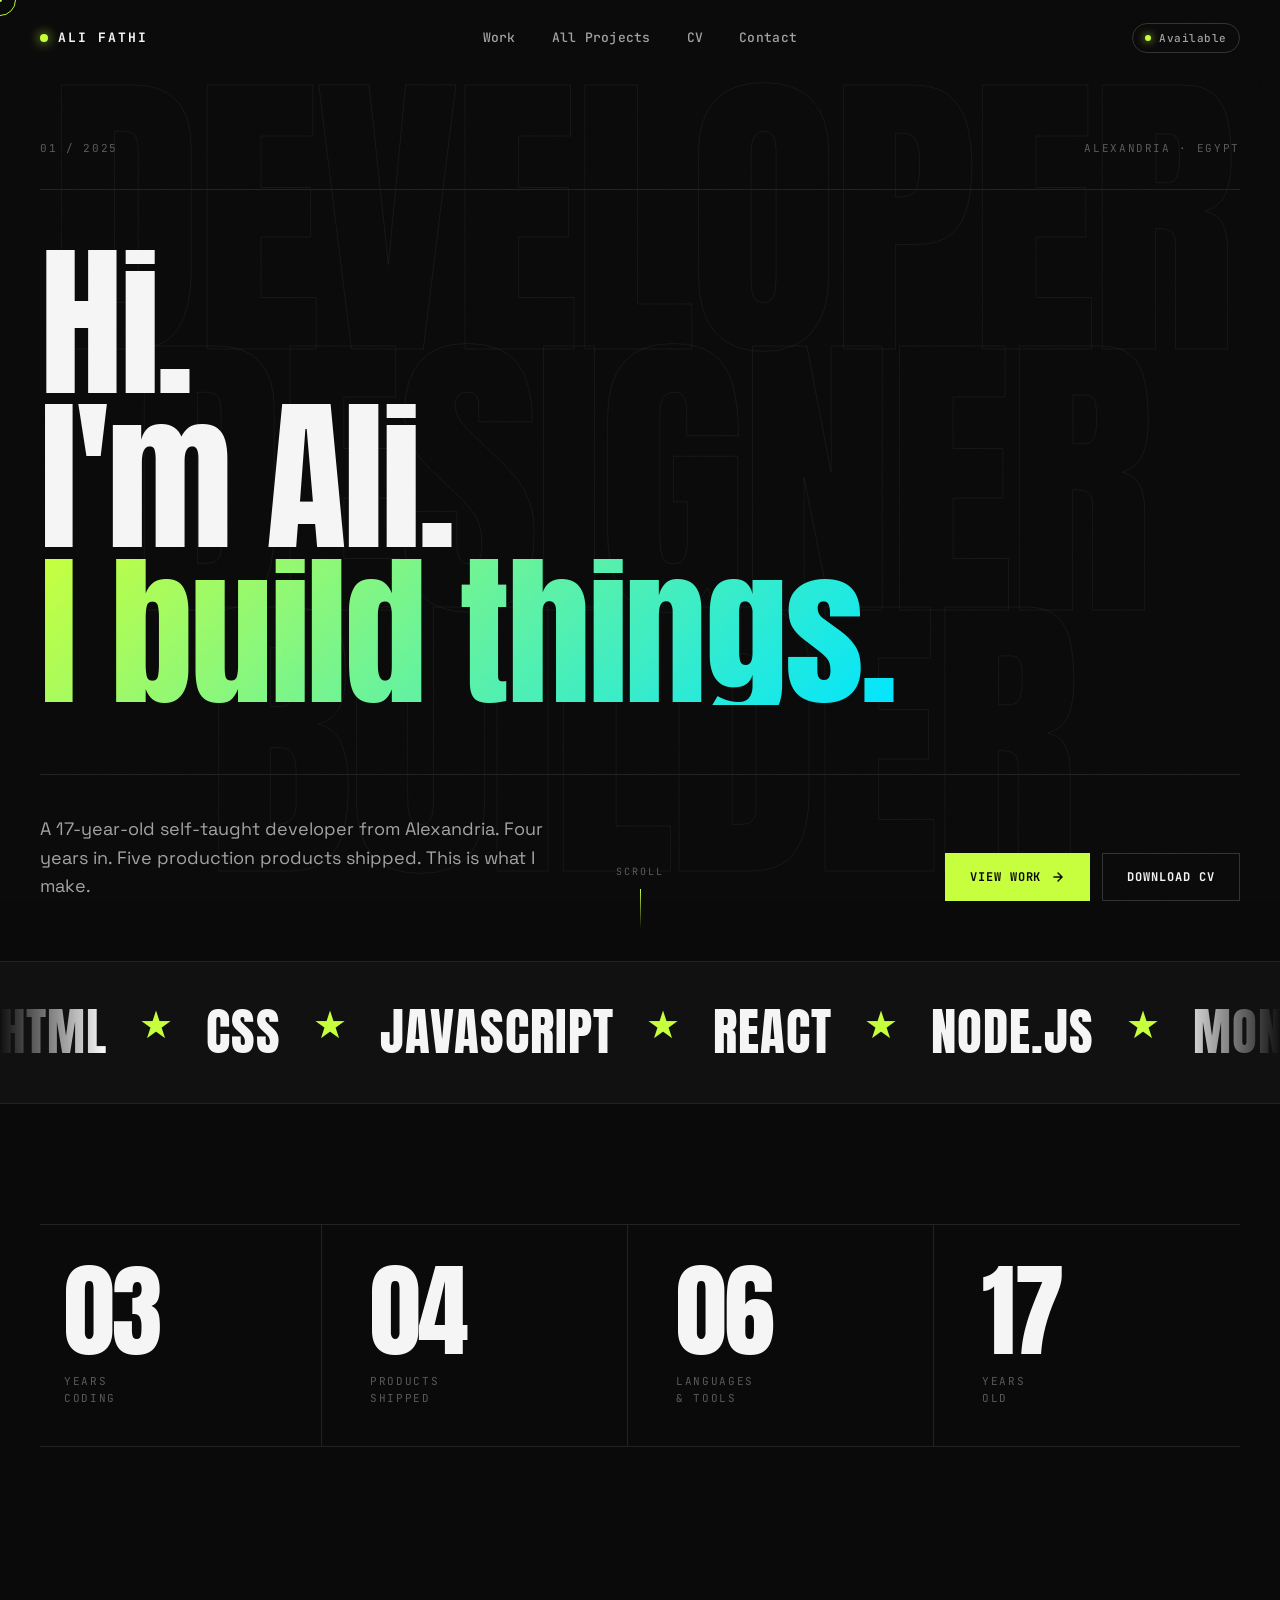
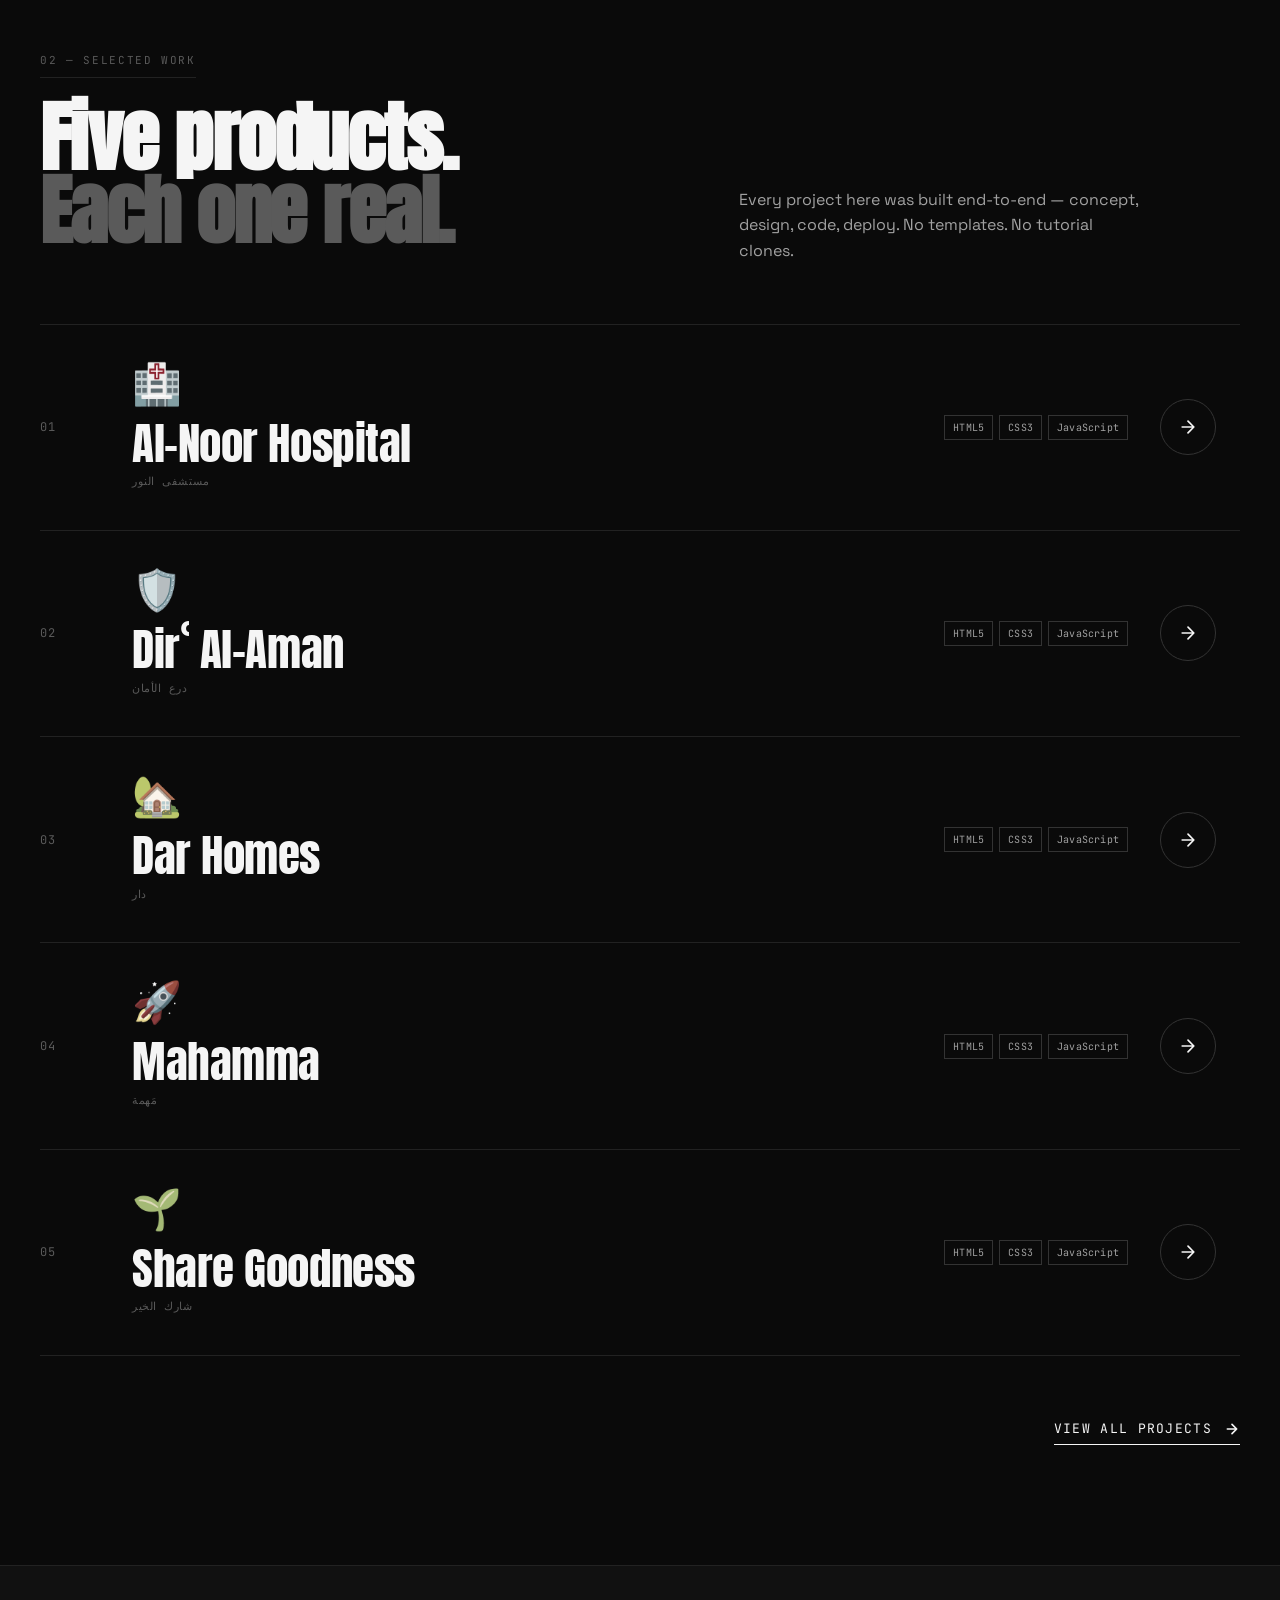
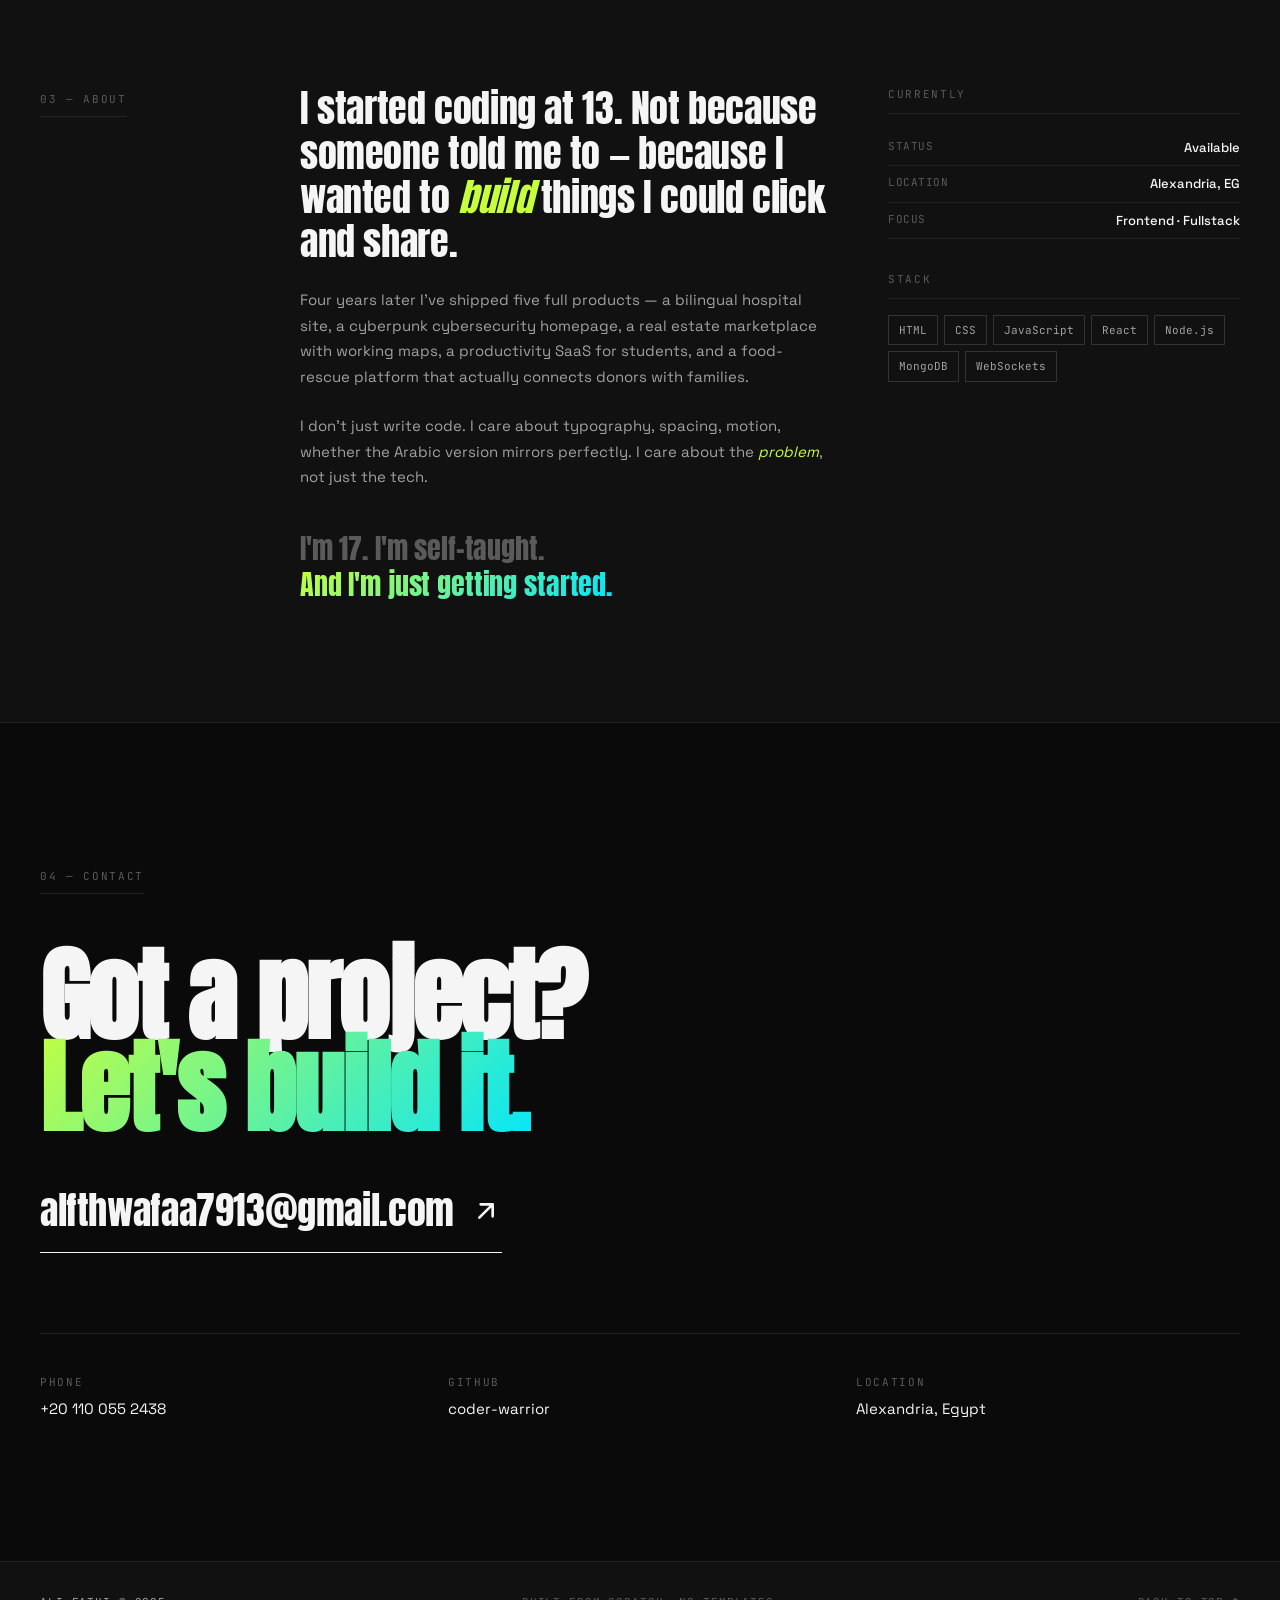
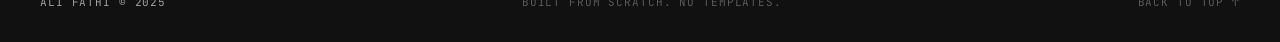
<file: index.html>
<!DOCTYPE html>
<html lang="en" dir="ltr">
<head>
  <meta charset="UTF-8">
  <meta name="viewport" content="width=device-width, initial-scale=1.0">
  <meta name="description" content="Ali Fathi — 17-year-old developer from Alexandria, Egypt. 4 years of building real products.">
  <title>Ali Fathi — Developer</title>
  <link rel="preconnect" href="https://fonts.googleapis.com">
  <link rel="preconnect" href="https://fonts.gstatic.com" crossorigin>
  <link href="https://fonts.googleapis.com/css2?family=Anton&family=Space+Grotesk:wght@300;400;500;600;700&family=JetBrains+Mono:wght@400;500;700&display=swap" rel="stylesheet">
  <link rel="stylesheet" href="css/style.css">
  <link rel="stylesheet" href="css/animations.css">
</head>
<body>
  <!-- Custom Cursor -->
  <div class="cursor" id="cursor"></div>
  <div class="cursor-dot" id="cursorDot"></div>

  <!-- Grain overlay -->
  <div class="grain"></div>

  <!-- Noise / gradient orbs -->
  <div class="orbs">
    <div class="orb orb-1"></div>
    <div class="orb orb-2"></div>
    <div class="orb orb-3"></div>
  </div>

  <!-- Preloader with name intro -->
  <div class="preloader" id="preloader">
    <div class="preloader-inner">
      <div class="preloader-name">
        <span class="pl-letter">A</span><span class="pl-letter">L</span><span class="pl-letter">I</span>
        <span class="pl-space"></span>
        <span class="pl-letter">F</span><span class="pl-letter">A</span><span class="pl-letter">T</span><span class="pl-letter">H</span><span class="pl-letter">I</span>
      </div>
      <div class="preloader-sub">Developer · Alexandria, EG · 17</div>
      <div class="preloader-bar"><div class="preloader-bar-fill"></div></div>
    </div>
  </div>

  <!-- Header -->
  <header class="site-header" id="navbar">
    <div class="header-inner">
      <a href="index.html" class="brand">
        <span class="brand-dot"></span>
        <span class="brand-name">ALI FATHI</span>
      </a>
      <nav class="nav" id="navLinks">
        <a href="#work" class="nav-link">Work</a>
        <a href="work.html" class="nav-link">All Projects</a>
        <a href="cv.html" class="nav-link">CV</a>
        <a href="#contact" class="nav-link">Contact</a>
      </nav>
      <div class="header-actions">
        <span class="status-pill"><span class="status-dot"></span> Available</span>
        <button class="menu-toggle" id="menuToggle" aria-label="Menu">
          <span></span><span></span>
        </button>
      </div>
    </div>
  </header>

  <!-- HERO -->
  <section class="hero">
    <div class="hero-bg-text" aria-hidden="true">
      <span class="bg-word">DEVELOPER</span>
      <span class="bg-word">DESIGNER</span>
      <span class="bg-word">BUILDER</span>
    </div>

    <div class="hero-inner">
      <div class="hero-top">
        <span class="hero-index">01 / 2025</span>
        <span class="hero-loc">Alexandria · Egypt</span>
      </div>

      <h1 class="hero-title">
        <span class="hero-line">
          <span class="hero-word" data-text="Hi.">Hi.</span>
        </span>
        <span class="hero-line">
          <span class="hero-word" data-text="I'm Ali.">I'm Ali.</span>
        </span>
        <span class="hero-line hero-line-last">
          <span class="hero-word hero-word-accent" data-text="I build things.">I build things.</span>
        </span>
      </h1>

      <div class="hero-bottom">
        <p class="hero-desc">
          A 17-year-old self-taught developer from Alexandria. Four years in.
          Five production products shipped. This is what I make.
        </p>
        <div class="hero-cta">
          <a href="#work" class="btn btn-primary" data-cursor="hover">
            <span>View Work</span>
            <svg viewBox="0 0 24 24" fill="none" stroke="currentColor" stroke-width="2.5"><path d="M5 12h14M12 5l7 7-7 7" stroke-linecap="round" stroke-linejoin="round"/></svg>
          </a>
          <a href="cv.html" class="btn btn-ghost" data-cursor="hover">Download CV</a>
        </div>
      </div>
    </div>

    <div class="hero-scroll-hint">
      <span>SCROLL</span>
      <span class="scroll-line"></span>
    </div>
  </section>

  <!-- MARQUEE -->
  <section class="marquee-section">
    <div class="marquee">
      <div class="marquee-track">
        <span>HTML</span><span class="star">★</span>
        <span>CSS</span><span class="star">★</span>
        <span>JAVASCRIPT</span><span class="star">★</span>
        <span>REACT</span><span class="star">★</span>
        <span>NODE.JS</span><span class="star">★</span>
        <span>MONGODB</span><span class="star">★</span>
        <span>WEBSOCKETS</span><span class="star">★</span>
        <span>HTML</span><span class="star">★</span>
        <span>CSS</span><span class="star">★</span>
        <span>JAVASCRIPT</span><span class="star">★</span>
        <span>REACT</span><span class="star">★</span>
        <span>NODE.JS</span><span class="star">★</span>
        <span>MONGODB</span><span class="star">★</span>
        <span>WEBSOCKETS</span><span class="star">★</span>
      </div>
    </div>
  </section>

  <!-- STATS -->
  <section class="stats-section">
    <div class="stats-inner">
      <div class="stat">
        <span class="stat-num" data-count="4">04</span>
        <span class="stat-label">Years<br>coding</span>
      </div>
      <div class="stat">
        <span class="stat-num" data-count="5">05</span>
        <span class="stat-label">Products<br>shipped</span>
      </div>
      <div class="stat">
        <span class="stat-num" data-count="7">07</span>
        <span class="stat-label">Languages<br>& tools</span>
      </div>
      <div class="stat">
        <span class="stat-num">17</span>
        <span class="stat-label">Years<br>old</span>
      </div>
    </div>
  </section>

  <!-- WORK -->
  <section class="work-section" id="work">
    <div class="work-head">
      <div class="work-head-left">
        <span class="section-tag">02 — Selected Work</span>
        <h2 class="section-title">
          Five products.<br>
          <span class="dim">Each one real.</span>
        </h2>
      </div>
      <div class="work-head-right">
        <p>Every project here was built end-to-end — concept, design, code, deploy. No templates. No tutorial clones.</p>
      </div>
    </div>

    <div class="work-list" id="workList"></div>

    <div class="work-footer">
      <a href="work.html" class="link-arrow" data-cursor="hover">
        <span>View all projects</span>
        <svg viewBox="0 0 24 24" fill="none" stroke="currentColor" stroke-width="2.5"><path d="M5 12h14M12 5l7 7-7 7" stroke-linecap="round" stroke-linejoin="round"/></svg>
      </a>
    </div>
  </section>

  <!-- ABOUT -->
  <section class="about-section" id="about">
    <div class="about-inner">
      <div class="about-head">
        <span class="section-tag">03 — About</span>
      </div>
      <div class="about-content">
        <p class="about-lead">
          I started coding at 13. Not because someone told me to — because I wanted to <em>build</em> things I could click and share.
        </p>
        <p class="about-body">
          Four years later I've shipped five full products — a bilingual hospital site,
          a cyberpunk cybersecurity homepage, a real estate marketplace with working maps,
          a productivity SaaS for students, and a food-rescue platform that actually connects
          donors with families.
        </p>
        <p class="about-body">
          I don't just write code. I care about typography, spacing, motion, whether the
          Arabic version mirrors perfectly. I care about the <em>problem</em>, not just the tech.
        </p>
        <p class="about-closing">
          I'm 17. I'm self-taught.<br>
          <span class="accent">And I'm just getting started.</span>
        </p>
      </div>
      <div class="about-side">
        <div class="about-block">
          <span class="about-block-label">Currently</span>
          <ul>
            <li><span>Status</span><strong>Available</strong></li>
            <li><span>Location</span><strong>Alexandria, EG</strong></li>
            <li><span>Focus</span><strong>Frontend · Fullstack</strong></li>
          </ul>
        </div>
        <div class="about-block">
          <span class="about-block-label">Stack</span>
          <div class="tech-tags">
            <span>HTML</span><span>CSS</span><span>JavaScript</span>
            <span>React</span><span>Node.js</span><span>MongoDB</span>
            <span>WebSockets</span>
          </div>
        </div>
      </div>
    </div>
  </section>

  <!-- CONTACT -->
  <section class="contact-section" id="contact">
    <div class="contact-inner">
      <span class="section-tag">04 — Contact</span>
      <h2 class="contact-title">
        Got a project?<br>
        <span class="accent">Let's build it.</span>
      </h2>
      <a href="mailto:alfthwafaa7913@gmail.com" class="contact-email" data-cursor="hover">
        <span>alfthwafaa7913@gmail.com</span>
        <svg viewBox="0 0 24 24" fill="none" stroke="currentColor" stroke-width="2"><path d="M7 17L17 7M17 7H8M17 7v9" stroke-linecap="round" stroke-linejoin="round"/></svg>
      </a>
      <div class="contact-meta">
        <div><span>Phone</span><a href="tel:+201100552438">+20 110 055 2438</a></div>
        <div><span>GitHub</span><a href="https://github.com/coder-warrior" target="_blank" rel="noopener">coder-warrior</a></div>
        <div><span>Location</span><span>Alexandria, Egypt</span></div>
      </div>
    </div>
  </section>

  <!-- FOOTER -->
  <footer class="site-footer">
    <div class="footer-inner">
      <span class="footer-brand">ALI FATHI © 2025</span>
      <span class="footer-note">Built from scratch. No templates.</span>
      <a href="#top" class="footer-top" data-cursor="hover">Back to top ↑</a>
    </div>
  </footer>

  <script src="js/projects.js"></script>
  <script src="js/translations.js"></script>
  <script src="js/main.js"></script>
</body>
</html>
</file>
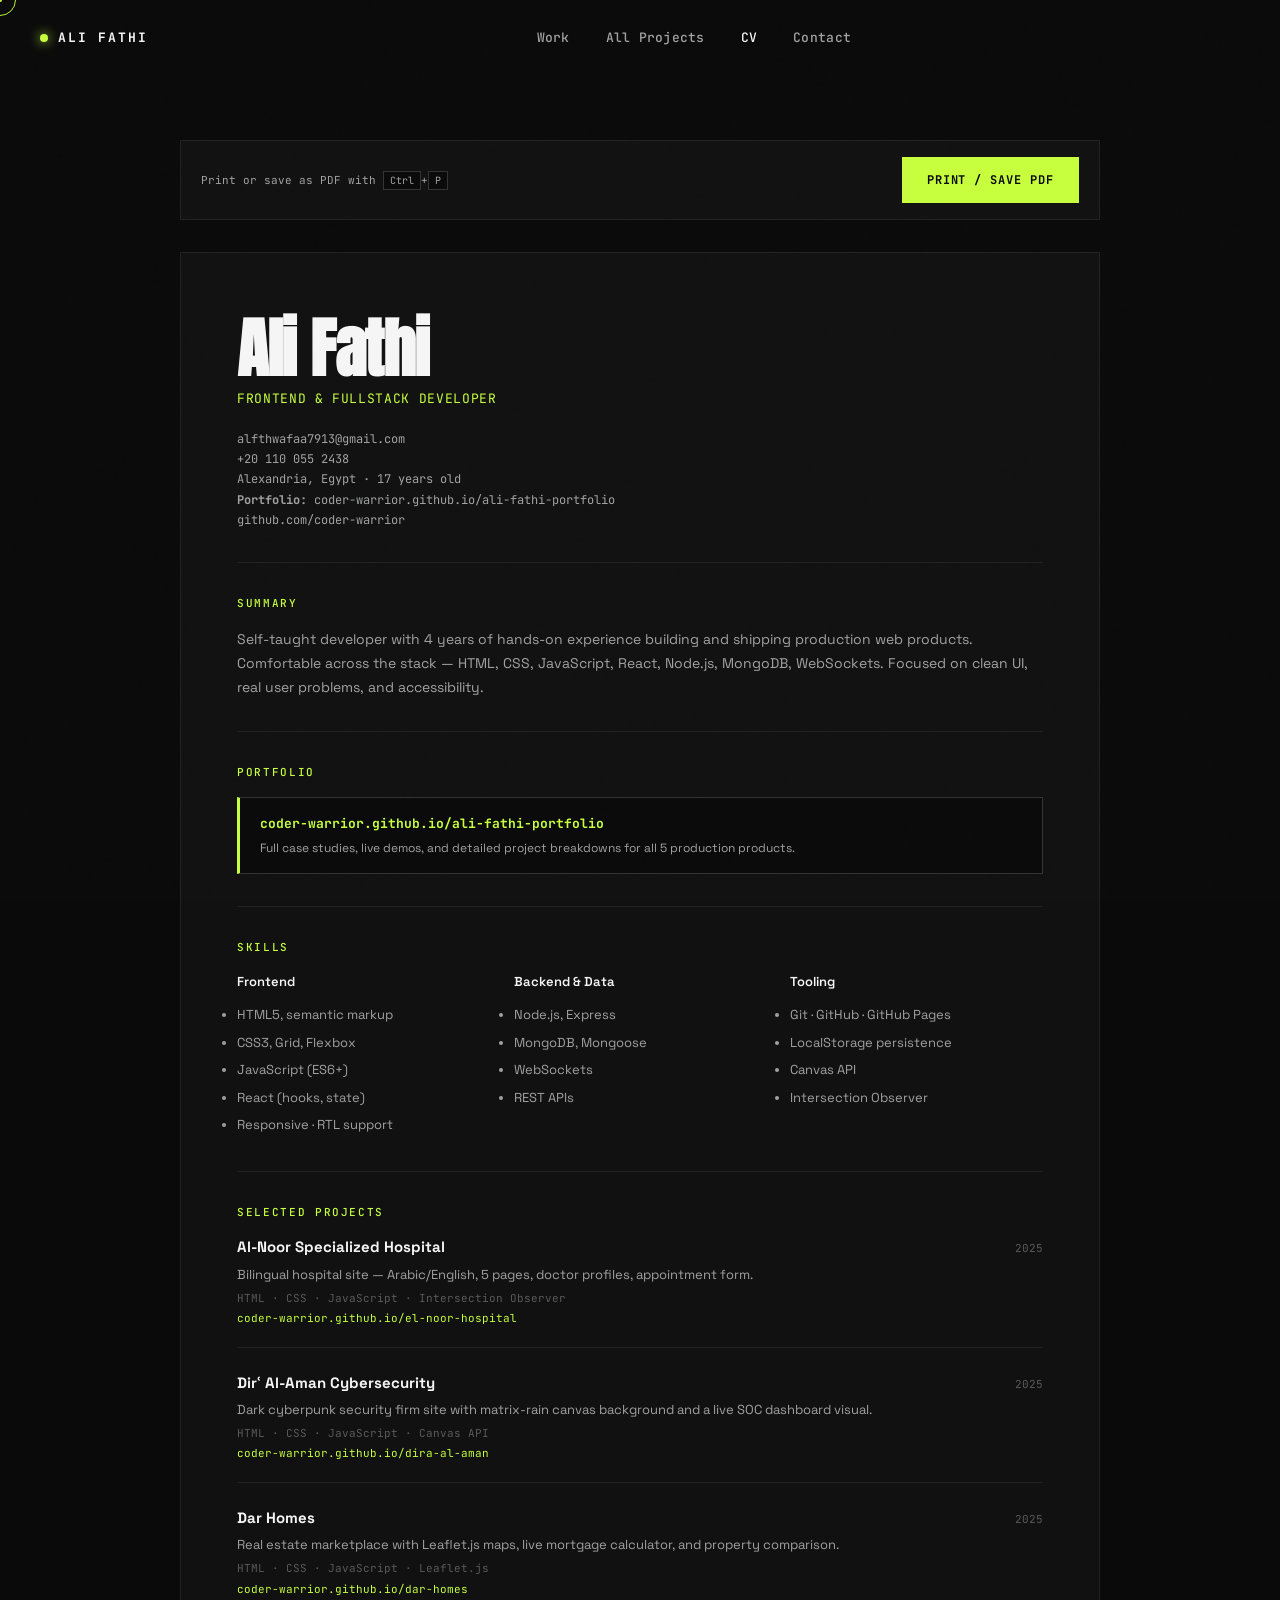
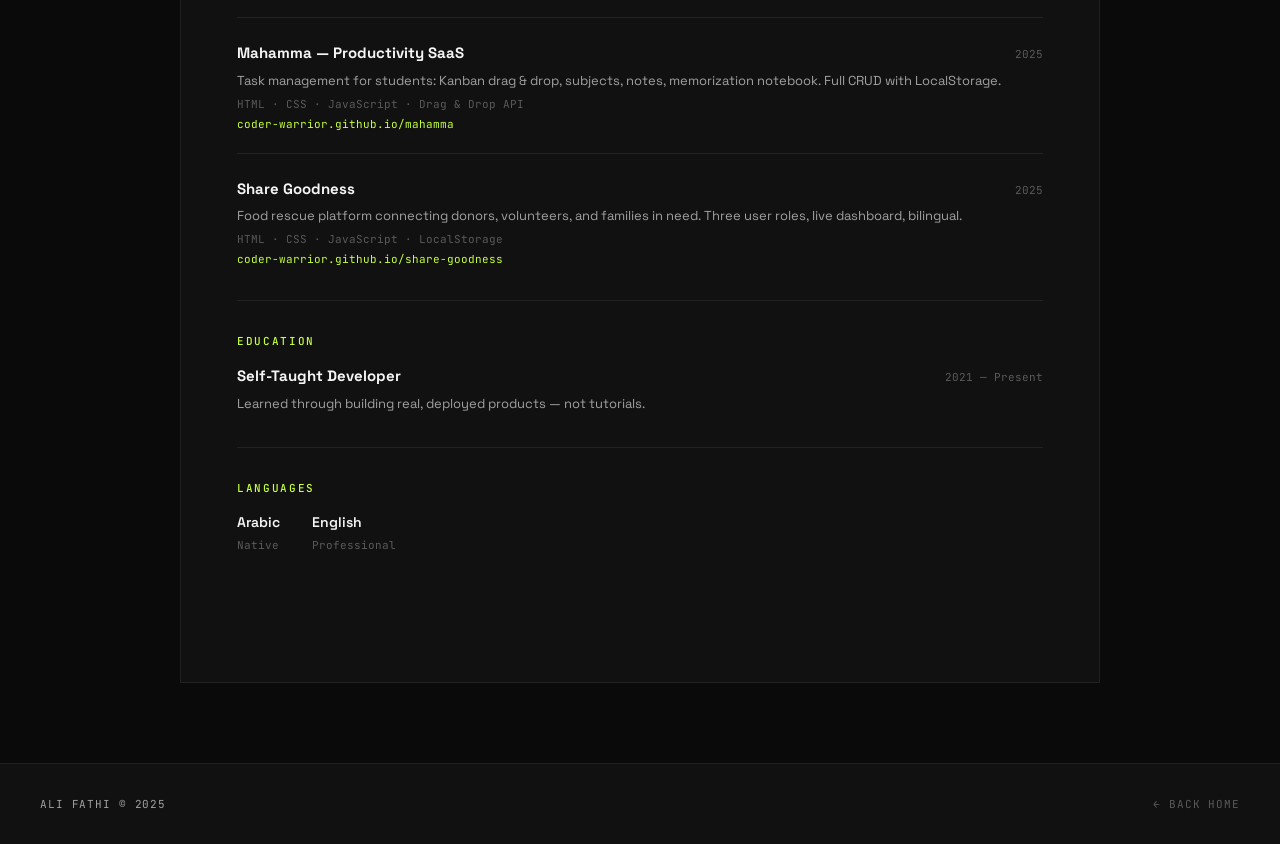
<file: cv.html>
<!DOCTYPE html>
<html lang="en" dir="ltr">
<head>
  <meta charset="UTF-8">
  <meta name="viewport" content="width=device-width, initial-scale=1.0">
  <title>CV — Ali Fathi</title>
  <link rel="preconnect" href="https://fonts.googleapis.com">
  <link rel="preconnect" href="https://fonts.gstatic.com" crossorigin>
  <link href="https://fonts.googleapis.com/css2?family=Anton&family=Space+Grotesk:wght@300;400;500;600;700&family=JetBrains+Mono:wght@400;500;700&display=swap" rel="stylesheet">
  <link rel="stylesheet" href="css/style.css">
  <link rel="stylesheet" href="css/animations.css">
</head>
<body class="cv-page-body">
  <div class="cursor" id="cursor"></div>
  <div class="cursor-dot" id="cursorDot"></div>
  <div class="grain"></div>

  <header class="site-header no-print" id="navbar">
    <div class="header-inner">
      <a href="index.html" class="brand">
        <span class="brand-dot"></span>
        <span class="brand-name">ALI FATHI</span>
      </a>
      <nav class="nav" id="navLinks">
        <a href="index.html#work" class="nav-link">Work</a>
        <a href="work.html" class="nav-link">All Projects</a>
        <a href="cv.html" class="nav-link active">CV</a>
        <a href="index.html#contact" class="nav-link">Contact</a>
      </nav>
      <div class="header-actions">
        <button class="menu-toggle no-print" id="menuToggle" aria-label="Menu"><span></span><span></span></button>
      </div>
    </div>
  </header>

  <main class="cv-main">
    <div class="cv-toolbar no-print">
      <p>Print or save as PDF with <kbd>Ctrl</kbd>+<kbd>P</kbd></p>
      <button class="btn btn-primary" onclick="window.print()">Print / Save PDF</button>
    </div>

    <article class="cv-document">
      <header class="cv-header">
        <h1>Ali Fathi</h1>
        <p class="cv-role">Frontend & Fullstack Developer</p>
        <div class="cv-contact">
          <p>alfthwafaa7913@gmail.com</p>
          <p>+20 110 055 2438</p>
          <p>Alexandria, Egypt · 17 years old</p>
          <p><strong>Portfolio:</strong> coder-warrior.github.io/ali-fathi-portfolio</p>
          <p>github.com/coder-warrior</p>
        </div>
      </header>

      <section class="cv-section">
        <h2>Summary</h2>
        <p>Self-taught developer with 4 years of hands-on experience building and shipping production web products. Comfortable across the stack — HTML, CSS, JavaScript, React, Node.js, MongoDB, WebSockets. Focused on clean UI, real user problems, and accessibility.</p>
      </section>

      <section class="cv-section">
        <h2>Portfolio</h2>
        <div class="cv-portfolio-highlight">
          <p class="cv-portfolio-url">coder-warrior.github.io/ali-fathi-portfolio</p>
          <p class="cv-portfolio-desc">Full case studies, live demos, and detailed project breakdowns for all 5 production products.</p>
        </div>
      </section>

      <section class="cv-section">
        <h2>Skills</h2>
        <div class="cv-skills-grid">
          <div>
            <h3>Frontend</h3>
            <ul>
              <li>HTML5, semantic markup</li>
              <li>CSS3, Grid, Flexbox</li>
              <li>JavaScript (ES6+)</li>
              <li>React (hooks, state)</li>
              <li>Responsive · RTL support</li>
            </ul>
          </div>
          <div>
            <h3>Backend & Data</h3>
            <ul>
              <li>Node.js, Express</li>
              <li>MongoDB, Mongoose</li>
              <li>WebSockets</li>
              <li>REST APIs</li>
            </ul>
          </div>
          <div>
            <h3>Tooling</h3>
            <ul>
              <li>Git · GitHub · GitHub Pages</li>
              <li>LocalStorage persistence</li>
              <li>Canvas API</li>
              <li>Intersection Observer</li>
            </ul>
          </div>
        </div>
      </section>

      <section class="cv-section">
        <h2>Selected Projects</h2>
        <div class="cv-projects">
          <div class="cv-project">
            <div class="cv-project-head">
              <h3>Al-Noor Specialized Hospital</h3><span>2025</span>
            </div>
            <p class="cv-project-sub">Bilingual hospital site — Arabic/English, 5 pages, doctor profiles, appointment form.</p>
            <p class="cv-project-tech">HTML · CSS · JavaScript · Intersection Observer</p>
            <p class="cv-project-link">coder-warrior.github.io/el-noor-hospital</p>
          </div>
          <div class="cv-project">
            <div class="cv-project-head">
              <h3>Dirʿ Al-Aman Cybersecurity</h3><span>2025</span>
            </div>
            <p class="cv-project-sub">Dark cyberpunk security firm site with matrix-rain canvas background and a live SOC dashboard visual.</p>
            <p class="cv-project-tech">HTML · CSS · JavaScript · Canvas API</p>
            <p class="cv-project-link">coder-warrior.github.io/dira-al-aman</p>
          </div>
          <div class="cv-project">
            <div class="cv-project-head">
              <h3>Dar Homes</h3><span>2025</span>
            </div>
            <p class="cv-project-sub">Real estate marketplace with Leaflet.js maps, live mortgage calculator, and property comparison.</p>
            <p class="cv-project-tech">HTML · CSS · JavaScript · Leaflet.js</p>
            <p class="cv-project-link">coder-warrior.github.io/dar-homes</p>
          </div>
          <div class="cv-project">
            <div class="cv-project-head">
              <h3>Mahamma — Productivity SaaS</h3><span>2025</span>
            </div>
            <p class="cv-project-sub">Task management for students: Kanban drag & drop, subjects, notes, memorization notebook. Full CRUD with LocalStorage.</p>
            <p class="cv-project-tech">HTML · CSS · JavaScript · Drag & Drop API</p>
            <p class="cv-project-link">coder-warrior.github.io/mahamma</p>
          </div>
          <div class="cv-project">
            <div class="cv-project-head">
              <h3>Share Goodness</h3><span>2025</span>
            </div>
            <p class="cv-project-sub">Food rescue platform connecting donors, volunteers, and families in need. Three user roles, live dashboard, bilingual.</p>
            <p class="cv-project-tech">HTML · CSS · JavaScript · LocalStorage</p>
            <p class="cv-project-link">coder-warrior.github.io/share-goodness</p>
          </div>
        </div>
      </section>

      <section class="cv-section">
        <h2>Education</h2>
        <div class="cv-edu">
          <div class="cv-edu-head">
            <h3>Self-Taught Developer</h3><span>2021 — Present</span>
          </div>
          <p>Learned through building real, deployed products — not tutorials.</p>
        </div>
      </section>

      <section class="cv-section">
        <h2>Languages</h2>
        <div class="cv-languages">
          <div><strong>Arabic</strong><span>Native</span></div>
          <div><strong>English</strong><span>Professional</span></div>
        </div>
      </section>
    </article>
  </main>

  <footer class="site-footer no-print">
    <div class="footer-inner">
      <span class="footer-brand">ALI FATHI © 2025</span>
      <a href="index.html" class="footer-top">← Back home</a>
    </div>
  </footer>

  <script src="js/projects.js"></script>
  <script src="js/translations.js"></script>
  <script src="js/main.js"></script>
</body>
</html>
</file>
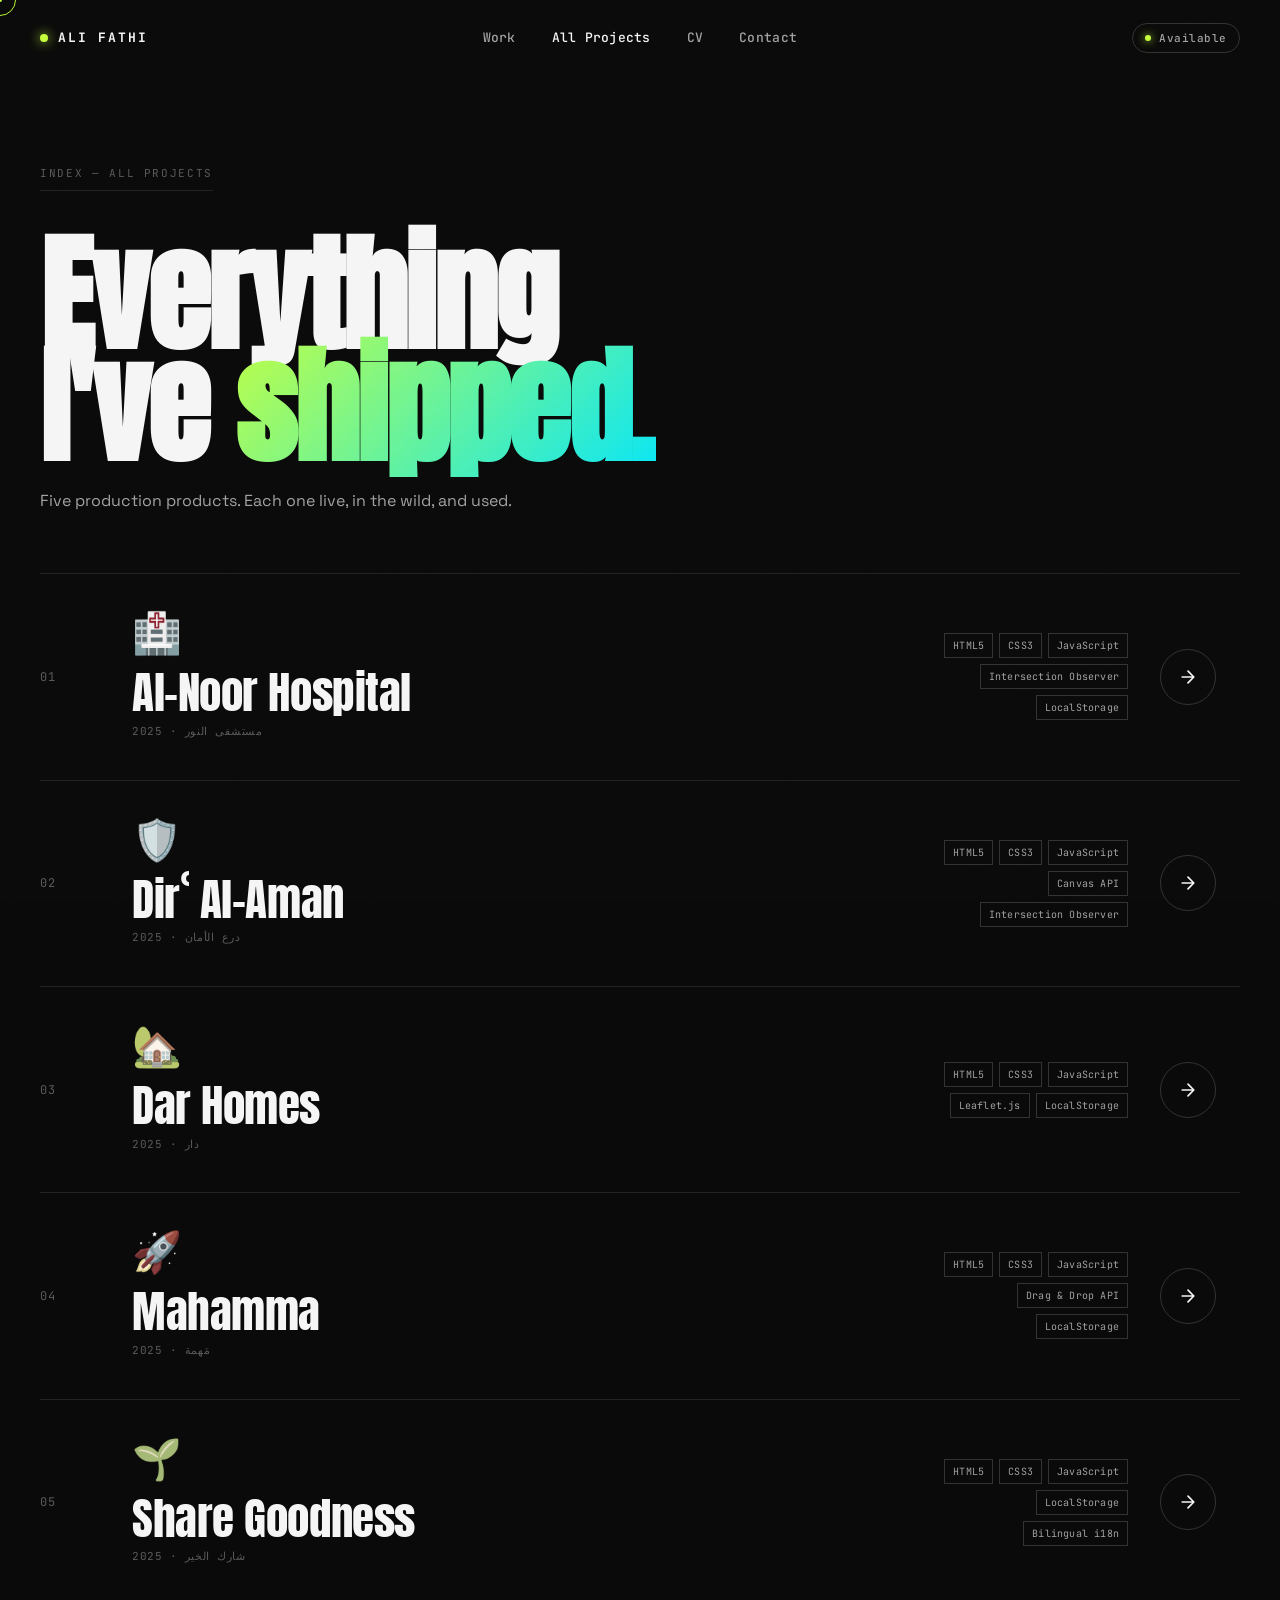
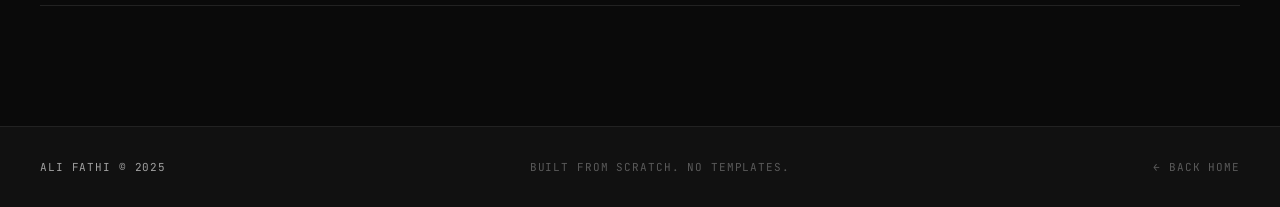
<file: work.html>
<!DOCTYPE html>
<html lang="en" dir="ltr">
<head>
  <meta charset="UTF-8">
  <meta name="viewport" content="width=device-width, initial-scale=1.0">
  <title>All Projects — Ali Fathi</title>
  <link rel="preconnect" href="https://fonts.googleapis.com">
  <link rel="preconnect" href="https://fonts.gstatic.com" crossorigin>
  <link href="https://fonts.googleapis.com/css2?family=Anton&family=Space+Grotesk:wght@300;400;500;600;700&family=JetBrains+Mono:wght@400;500;700&display=swap" rel="stylesheet">
  <link rel="stylesheet" href="css/style.css">
  <link rel="stylesheet" href="css/animations.css">
</head>
<body>
  <div class="cursor" id="cursor"></div>
  <div class="cursor-dot" id="cursorDot"></div>
  <div class="grain"></div>
  <div class="orbs">
    <div class="orb orb-1"></div>
    <div class="orb orb-2"></div>
    <div class="orb orb-3"></div>
  </div>

  <header class="site-header" id="navbar">
    <div class="header-inner">
      <a href="index.html" class="brand">
        <span class="brand-dot"></span>
        <span class="brand-name">ALI FATHI</span>
      </a>
      <nav class="nav" id="navLinks">
        <a href="index.html#work" class="nav-link">Work</a>
        <a href="work.html" class="nav-link active">All Projects</a>
        <a href="cv.html" class="nav-link">CV</a>
        <a href="index.html#contact" class="nav-link">Contact</a>
      </nav>
      <div class="header-actions">
        <span class="status-pill"><span class="status-dot"></span> Available</span>
        <button class="menu-toggle" id="menuToggle" aria-label="Menu">
          <span></span><span></span>
        </button>
      </div>
    </div>
  </header>

  <main class="page-main">
    <div class="page-head">
      <span class="section-tag">Index — All Projects</span>
      <h1 class="page-title">Everything<br>I've <span class="accent">shipped.</span></h1>
      <p class="page-sub">Five production products. Each one live, in the wild, and used.</p>
    </div>

    <div class="work-list" id="projectsList"></div>
  </main>

  <footer class="site-footer">
    <div class="footer-inner">
      <span class="footer-brand">ALI FATHI © 2025</span>
      <span class="footer-note">Built from scratch. No templates.</span>
      <a href="index.html" class="footer-top" data-cursor="hover">← Back home</a>
    </div>
  </footer>

  <script src="js/projects.js"></script>
  <script src="js/translations.js"></script>
  <script src="js/main.js"></script>
</body>
</html>
</file>
<file: css/style.css>
/* ===================================
   Ali Fathi — Portfolio
   Kinetic Dark Style
=================================== */

:root {
  --bg: #0a0a0a;
  --bg-soft: #111111;
  --bg-card: #151515;
  --text: #f5f5f5;
  --text-soft: #a1a1a1;
  --text-mute: #5a5a5a;
  --line: #222222;
  --line-strong: #333333;
  --accent: #c6ff3d;      /* lime */
  --accent-2: #00e5ff;    /* cyan */
  --accent-3: #ff2e88;    /* magenta */
  --gradient: linear-gradient(135deg, #c6ff3d 0%, #00e5ff 50%, #ff2e88 100%);
  --font-display: 'Anton', sans-serif;
  --font-body: 'Space Grotesk', sans-serif;
  --font-mono: 'JetBrains Mono', monospace;
}

* { margin: 0; padding: 0; box-sizing: border-box; }

html {
  scroll-behavior: smooth;
  overflow-x: hidden;
  background: var(--bg);
}

body {
  font-family: var(--font-body);
  background: var(--bg);
  color: var(--text);
  line-height: 1.5;
  overflow-x: hidden;
  -webkit-font-smoothing: antialiased;
  -moz-osx-font-smoothing: grayscale;
  cursor: none;
}

@media (hover: none) { body { cursor: auto; } }

a { color: inherit; text-decoration: none; cursor: none; }
@media (hover: none) { a { cursor: pointer; } }

button { font-family: inherit; cursor: none; border: none; background: none; color: inherit; }
@media (hover: none) { button { cursor: pointer; } }

img { max-width: 100%; display: block; }

/* ===== Custom cursor ===== */
.cursor {
  position: fixed;
  top: 0; left: 0;
  width: 32px; height: 32px;
  border: 1.5px solid var(--accent);
  border-radius: 50%;
  pointer-events: none;
  z-index: 9999;
  transform: translate(-50%, -50%);
  transition: width 0.25s ease, height 0.25s ease, border-color 0.25s ease, background-color 0.25s ease;
  mix-blend-mode: difference;
}

.cursor.hover {
  width: 64px; height: 64px;
  background: rgba(198, 255, 61, 0.15);
  border-color: var(--accent);
}

.cursor-dot {
  position: fixed;
  top: 0; left: 0;
  width: 4px; height: 4px;
  background: var(--accent);
  border-radius: 50%;
  pointer-events: none;
  z-index: 10000;
  transform: translate(-50%, -50%);
}

@media (hover: none) {
  .cursor, .cursor-dot { display: none; }
}

/* Grain */
.grain {
  position: fixed;
  inset: 0;
  z-index: 9990;
  pointer-events: none;
  opacity: 0.06;
  background-image: url("data:image/svg+xml;utf8,<svg viewBox='0 0 200 200' xmlns='http://www.w3.org/2000/svg'><filter id='n'><feTurbulence type='fractalNoise' baseFrequency='0.9' numOctaves='3'/></filter><rect width='100%' height='100%' filter='url(%23n)'/></svg>");
  mix-blend-mode: overlay;
}

/* Orbs */
.orbs {
  position: fixed;
  inset: 0;
  z-index: -1;
  pointer-events: none;
  overflow: hidden;
}

.orb {
  position: absolute;
  border-radius: 50%;
  filter: blur(140px);
  opacity: 0.15;
}

.orb-1 {
  width: 600px; height: 600px;
  background: var(--accent);
  top: -200px; right: -100px;
  animation: float1 24s ease-in-out infinite;
}

.orb-2 {
  width: 500px; height: 500px;
  background: var(--accent-2);
  bottom: -200px; left: -150px;
  animation: float2 28s ease-in-out infinite;
}

.orb-3 {
  width: 400px; height: 400px;
  background: var(--accent-3);
  top: 50%; left: 50%;
  animation: float3 32s ease-in-out infinite;
  opacity: 0.1;
}

/* ===== Preloader ===== */
.preloader {
  position: fixed;
  inset: 0;
  z-index: 10001;
  background: var(--bg);
  display: flex;
  align-items: center;
  justify-content: center;
  transition: transform 1s cubic-bezier(0.85, 0, 0.15, 1);
}

.preloader.done {
  transform: translateY(-100%);
}

.preloader-inner { text-align: center; }

.preloader-name {
  font-family: var(--font-display);
  font-size: clamp(48px, 10vw, 140px);
  letter-spacing: 0.02em;
  color: var(--text);
  display: inline-flex;
  overflow: hidden;
  margin-bottom: 24px;
}

.pl-letter {
  display: inline-block;
  transform: translateY(100%);
  opacity: 0;
  animation: letterUp 0.8s cubic-bezier(0.2, 0.8, 0.2, 1) forwards;
}

.pl-letter:nth-child(1) { animation-delay: 0.1s; }
.pl-letter:nth-child(2) { animation-delay: 0.15s; }
.pl-letter:nth-child(3) { animation-delay: 0.2s; }
.pl-letter:nth-child(4) { animation-delay: 0.3s; }
.pl-letter:nth-child(5) { animation-delay: 0.35s; }
.pl-letter:nth-child(6) { animation-delay: 0.4s; }
.pl-letter:nth-child(7) { animation-delay: 0.45s; }
.pl-letter:nth-child(8) { animation-delay: 0.5s; }

.pl-space { display: inline-block; width: 0.3em; }

.preloader-sub {
  font-family: var(--font-mono);
  font-size: 12px;
  color: var(--text-mute);
  letter-spacing: 0.15em;
  text-transform: uppercase;
  opacity: 0;
  animation: fadeUp 0.6s ease 0.9s forwards;
}

.preloader-bar {
  width: 200px;
  height: 1px;
  background: var(--line-strong);
  margin: 32px auto 0;
  overflow: hidden;
}

.preloader-bar-fill {
  height: 100%;
  width: 0;
  background: var(--accent);
  animation: barFill 1.8s cubic-bezier(0.85, 0, 0.15, 1) 1s forwards;
}

/* ===== Header ===== */
.site-header {
  position: fixed;
  top: 0; left: 0; right: 0;
  z-index: 100;
  padding: 20px 0;
  transition: background-color 0.4s ease, backdrop-filter 0.4s ease, border-color 0.4s ease;
  border-bottom: 1px solid transparent;
}

.site-header.scrolled {
  background: rgba(10, 10, 10, 0.7);
  backdrop-filter: blur(20px);
  -webkit-backdrop-filter: blur(20px);
  border-bottom-color: var(--line);
  padding: 14px 0;
}

.header-inner {
  max-width: 1440px;
  margin: 0 auto;
  padding: 0 40px;
  display: flex;
  align-items: center;
  justify-content: space-between;
  gap: 32px;
}

.brand {
  display: flex;
  align-items: center;
  gap: 10px;
  font-family: var(--font-mono);
  font-size: 13px;
  font-weight: 700;
  letter-spacing: 0.15em;
}

.brand-dot {
  width: 8px; height: 8px;
  background: var(--accent);
  border-radius: 50%;
  box-shadow: 0 0 12px var(--accent);
  animation: pulseDot 2s ease-in-out infinite;
}

.nav { display: flex; gap: 4px; align-items: center; }

.nav-link {
  padding: 8px 16px;
  font-size: 13px;
  font-weight: 500;
  color: var(--text-soft);
  transition: color 0.2s;
  font-family: var(--font-mono);
  letter-spacing: 0.02em;
}

.nav-link:hover, .nav-link.active { color: var(--text); }

.header-actions {
  display: flex;
  align-items: center;
  gap: 16px;
}

.status-pill {
  display: inline-flex;
  align-items: center;
  gap: 8px;
  padding: 6px 12px;
  border: 1px solid var(--line-strong);
  border-radius: 100px;
  font-family: var(--font-mono);
  font-size: 11px;
  font-weight: 500;
  color: var(--text-soft);
  letter-spacing: 0.05em;
}

.status-dot {
  width: 6px; height: 6px;
  background: var(--accent);
  border-radius: 50%;
  box-shadow: 0 0 8px var(--accent);
  animation: pulseDot 2s ease-in-out infinite;
}

.menu-toggle {
  display: none;
  flex-direction: column;
  gap: 5px;
  padding: 8px;
}

.menu-toggle span {
  width: 22px; height: 1.5px;
  background: var(--text);
  transition: transform 0.3s ease, opacity 0.3s ease;
}

.menu-toggle.active span:nth-child(1) { transform: translateY(3.5px) rotate(45deg); }
.menu-toggle.active span:nth-child(2) { transform: translateY(-3.5px) rotate(-45deg); }

/* ===== Buttons ===== */
.btn {
  display: inline-flex;
  align-items: center;
  gap: 10px;
  padding: 14px 24px;
  font-family: var(--font-mono);
  font-size: 12px;
  font-weight: 700;
  letter-spacing: 0.08em;
  text-transform: uppercase;
  border: 1px solid transparent;
  transition: all 0.25s ease;
  position: relative;
  overflow: hidden;
}

.btn svg { width: 14px; height: 14px; transition: transform 0.25s; }

.btn-primary {
  background: var(--accent);
  color: #0a0a0a;
  border-color: var(--accent);
}

.btn-primary:hover {
  background: transparent;
  color: var(--accent);
  box-shadow: 0 0 30px rgba(198, 255, 61, 0.4);
}

.btn-primary:hover svg { transform: translateX(4px); }

.btn-ghost {
  background: transparent;
  color: var(--text);
  border-color: var(--line-strong);
}

.btn-ghost:hover {
  border-color: var(--text);
  background: var(--text);
  color: var(--bg);
}

/* ===== Hero ===== */
.hero {
  min-height: 100vh;
  padding: 140px 0 60px;
  position: relative;
  display: flex;
  flex-direction: column;
  justify-content: center;
  overflow: hidden;
}

.hero-bg-text {
  position: absolute;
  inset: 0;
  display: flex;
  flex-direction: column;
  justify-content: center;
  align-items: center;
  pointer-events: none;
  z-index: 0;
  overflow: hidden;
}

.bg-word {
  font-family: var(--font-display);
  font-size: clamp(120px, 24vw, 320px);
  line-height: 0.85;
  color: transparent;
  -webkit-text-stroke: 1px rgba(245, 245, 245, 0.05);
  letter-spacing: -0.02em;
  white-space: nowrap;
  animation: bgTextScroll 30s linear infinite;
}

.hero-inner {
  max-width: 1440px;
  margin: 0 auto;
  padding: 0 40px;
  position: relative;
  z-index: 1;
  width: 100%;
}

.hero-top {
  display: flex;
  justify-content: space-between;
  align-items: center;
  padding-bottom: 32px;
  border-bottom: 1px solid var(--line);
  margin-bottom: 60px;
  font-family: var(--font-mono);
  font-size: 11px;
  color: var(--text-mute);
  letter-spacing: 0.15em;
  text-transform: uppercase;
}

.hero-title {
  font-family: var(--font-display);
  font-size: clamp(64px, 13vw, 220px);
  line-height: 0.88;
  letter-spacing: -0.02em;
  margin-bottom: 60px;
  font-weight: 400;
}

.hero-line {
  display: block;
  overflow: hidden;
  padding-bottom: 0.05em;
}

.hero-word {
  display: inline-block;
  transform: translateY(100%);
  animation: wordUp 1s cubic-bezier(0.2, 0.8, 0.2, 1) forwards;
}

.hero-line:nth-child(1) .hero-word { animation-delay: 0.2s; }
.hero-line:nth-child(2) .hero-word { animation-delay: 0.35s; }
.hero-line:nth-child(3) .hero-word { animation-delay: 0.5s; }

.hero-word-accent {
  background: var(--gradient);
  -webkit-background-clip: text;
  background-clip: text;
  -webkit-text-fill-color: transparent;
  background-size: 200% 200%;
  animation: wordUp 1s cubic-bezier(0.2, 0.8, 0.2, 1) 0.5s forwards, gradientShift 6s ease infinite;
}

.hero-bottom {
  display: grid;
  grid-template-columns: 1.2fr 1fr;
  gap: 60px;
  align-items: end;
  padding-top: 40px;
  border-top: 1px solid var(--line);
}

.hero-desc {
  font-size: 18px;
  color: var(--text-soft);
  line-height: 1.6;
  max-width: 520px;
}

.hero-cta {
  display: flex;
  gap: 12px;
  flex-wrap: wrap;
  justify-content: flex-end;
}

.hero-scroll-hint {
  position: absolute;
  bottom: 32px;
  left: 50%;
  transform: translateX(-50%);
  display: flex;
  flex-direction: column;
  align-items: center;
  gap: 10px;
  font-family: var(--font-mono);
  font-size: 10px;
  letter-spacing: 0.2em;
  color: var(--text-mute);
}

.scroll-line {
  width: 1px;
  height: 40px;
  background: linear-gradient(to bottom, var(--accent), transparent);
  animation: scrollLine 2s ease-in-out infinite;
}

/* ===== Marquee ===== */
.marquee-section {
  padding: 32px 0;
  border-top: 1px solid var(--line);
  border-bottom: 1px solid var(--line);
  overflow: hidden;
  background: var(--bg-soft);
}

.marquee {
  overflow: hidden;
  mask-image: linear-gradient(90deg, transparent, black 8%, black 92%, transparent);
  -webkit-mask-image: linear-gradient(90deg, transparent, black 8%, black 92%, transparent);
}

.marquee-track {
  display: flex;
  gap: 32px;
  white-space: nowrap;
  animation: marquee 40s linear infinite;
  width: max-content;
}

.marquee-track span {
  font-family: var(--font-display);
  font-size: clamp(28px, 4vw, 56px);
  letter-spacing: 0.02em;
  color: var(--text);
  transition: color 0.3s;
}

.marquee-track span.star {
  color: var(--accent);
  font-size: clamp(20px, 3vw, 40px);
}

/* ===== Stats ===== */
.stats-section {
  padding: 120px 40px;
  max-width: 1440px;
  margin: 0 auto;
}

.stats-inner {
  display: grid;
  grid-template-columns: repeat(4, 1fr);
  gap: 24px;
  border-top: 1px solid var(--line);
  border-bottom: 1px solid var(--line);
}

.stat {
  padding: 40px 24px;
  border-right: 1px solid var(--line);
  display: flex;
  flex-direction: column;
  gap: 16px;
}

.stat:last-child { border-right: none; }

.stat-num {
  font-family: var(--font-display);
  font-size: clamp(56px, 8vw, 120px);
  line-height: 0.9;
  color: var(--text);
  letter-spacing: -0.02em;
}

.stat-label {
  font-family: var(--font-mono);
  font-size: 11px;
  color: var(--text-mute);
  letter-spacing: 0.15em;
  text-transform: uppercase;
  line-height: 1.5;
}

/* ===== Work ===== */
.work-section {
  padding: 80px 40px 120px;
  max-width: 1440px;
  margin: 0 auto;
}

.section-tag {
  display: inline-block;
  font-family: var(--font-mono);
  font-size: 11px;
  letter-spacing: 0.15em;
  text-transform: uppercase;
  color: var(--text-mute);
  margin-bottom: 24px;
  padding-bottom: 8px;
  border-bottom: 1px solid var(--line);
}

.section-title {
  font-family: var(--font-display);
  font-size: clamp(40px, 6vw, 96px);
  line-height: 0.95;
  letter-spacing: -0.02em;
  margin-bottom: 16px;
}

.section-title .dim { color: var(--text-mute); }
.section-title .accent {
  background: var(--gradient);
  -webkit-background-clip: text;
  background-clip: text;
  -webkit-text-fill-color: transparent;
  background-size: 200% 200%;
  animation: gradientShift 6s ease infinite;
}

.work-head {
  display: grid;
  grid-template-columns: 1.3fr 1fr;
  gap: 48px;
  align-items: end;
  padding-bottom: 60px;
  border-bottom: 1px solid var(--line);
  margin-bottom: 0;
}

.work-head-right p {
  font-size: 16px;
  color: var(--text-soft);
  line-height: 1.6;
  max-width: 400px;
}

.work-list {
  display: flex;
  flex-direction: column;
}

.work-item {
  display: grid;
  grid-template-columns: 60px 1fr 200px 80px;
  gap: 32px;
  align-items: center;
  padding: 40px 0;
  border-bottom: 1px solid var(--line);
  transition: padding 0.4s ease, border-color 0.4s ease;
  position: relative;
  overflow: hidden;
}

.work-item::before {
  content: '';
  position: absolute;
  inset: 0;
  background: var(--bg-soft);
  transform: scaleY(0);
  transform-origin: bottom;
  transition: transform 0.4s cubic-bezier(0.4, 0, 0.2, 1);
  z-index: 0;
}

.work-item:hover::before { transform: scaleY(1); }
.work-item:hover { padding-left: 24px; padding-right: 24px; }
.work-item > * { position: relative; z-index: 1; }

.work-item-index {
  font-family: var(--font-mono);
  font-size: 12px;
  color: var(--text-mute);
  letter-spacing: 0.1em;
}

.work-item-main {
  display: flex;
  flex-direction: column;
  gap: 8px;
}

.work-item-icon {
  font-size: 40px;
  line-height: 1;
  margin-bottom: 8px;
  filter: grayscale(0.5);
  transition: filter 0.4s ease, transform 0.4s ease;
}

.work-item:hover .work-item-icon {
  filter: grayscale(0);
  transform: scale(1.15) rotate(-5deg);
}

.work-item h3 {
  font-family: var(--font-display);
  font-size: clamp(24px, 3.5vw, 48px);
  font-weight: 400;
  line-height: 1;
  letter-spacing: -0.01em;
  transition: color 0.3s;
}

.work-item:hover h3 { color: var(--accent); }

.work-item-sub {
  font-family: var(--font-mono);
  font-size: 11px;
  color: var(--text-mute);
  letter-spacing: 0.05em;
  text-transform: uppercase;
}

.work-item-tags {
  display: flex;
  flex-wrap: wrap;
  gap: 6px;
  justify-content: flex-end;
}

.work-item-tags span {
  font-family: var(--font-mono);
  font-size: 10px;
  padding: 4px 8px;
  border: 1px solid var(--line-strong);
  color: var(--text-soft);
  letter-spacing: 0.02em;
}

.work-item-arrow {
  display: flex;
  align-items: center;
  justify-content: center;
  width: 56px;
  height: 56px;
  border: 1px solid var(--line-strong);
  border-radius: 50%;
  transition: transform 0.3s ease, background 0.3s ease, border-color 0.3s ease;
}

.work-item-arrow svg {
  width: 20px;
  height: 20px;
  color: var(--text);
  transition: color 0.3s;
}

.work-item:hover .work-item-arrow {
  transform: rotate(-45deg);
  background: var(--accent);
  border-color: var(--accent);
}

.work-item:hover .work-item-arrow svg { color: #0a0a0a; }

.work-footer {
  padding-top: 60px;
  text-align: right;
}

.link-arrow {
  display: inline-flex;
  align-items: center;
  gap: 12px;
  font-family: var(--font-mono);
  font-size: 13px;
  letter-spacing: 0.1em;
  text-transform: uppercase;
  color: var(--text);
  padding-bottom: 6px;
  border-bottom: 1px solid var(--text);
  transition: gap 0.3s, color 0.3s;
}

.link-arrow:hover { gap: 20px; color: var(--accent); border-color: var(--accent); }
.link-arrow svg { width: 16px; height: 16px; }

/* ===== About ===== */
.about-section {
  padding: 120px 40px;
  border-top: 1px solid var(--line);
  background: var(--bg-soft);
}

.about-inner {
  max-width: 1440px;
  margin: 0 auto;
  display: grid;
  grid-template-columns: 200px 1.5fr 1fr;
  gap: 60px;
}

.about-content {
  display: flex;
  flex-direction: column;
  gap: 24px;
}

.about-lead {
  font-family: var(--font-display);
  font-size: clamp(24px, 3vw, 40px);
  line-height: 1.15;
  letter-spacing: -0.01em;
  color: var(--text);
  font-weight: 400;
}

.about-lead em {
  font-style: italic;
  color: var(--accent);
}

.about-body {
  font-size: 15px;
  line-height: 1.7;
  color: var(--text-soft);
}

.about-body em { color: var(--accent); font-style: italic; }

.about-closing {
  font-family: var(--font-display);
  font-size: clamp(20px, 2.5vw, 28px);
  line-height: 1.3;
  color: var(--text-mute);
  margin-top: 16px;
  letter-spacing: -0.005em;
}

.about-closing .accent {
  background: var(--gradient);
  -webkit-background-clip: text;
  background-clip: text;
  -webkit-text-fill-color: transparent;
  background-size: 200% 200%;
  animation: gradientShift 6s ease infinite;
}

.about-side {
  display: flex;
  flex-direction: column;
  gap: 32px;
}

.about-block-label {
  display: block;
  font-family: var(--font-mono);
  font-size: 11px;
  letter-spacing: 0.15em;
  text-transform: uppercase;
  color: var(--text-mute);
  padding-bottom: 10px;
  border-bottom: 1px solid var(--line);
  margin-bottom: 16px;
}

.about-block ul li {
  display: flex;
  justify-content: space-between;
  padding: 8px 0;
  font-size: 13px;
  border-bottom: 1px solid var(--line);
}

.about-block ul li span { color: var(--text-mute); font-family: var(--font-mono); font-size: 11px; letter-spacing: 0.05em; text-transform: uppercase; }
.about-block ul li strong { font-weight: 500; color: var(--text); }

.tech-tags {
  display: flex;
  flex-wrap: wrap;
  gap: 6px;
}

.tech-tags span {
  font-family: var(--font-mono);
  font-size: 11px;
  padding: 6px 10px;
  border: 1px solid var(--line-strong);
  color: var(--text-soft);
}

/* ===== Contact ===== */
.contact-section {
  padding: 140px 40px;
  border-top: 1px solid var(--line);
}

.contact-inner {
  max-width: 1440px;
  margin: 0 auto;
}

.contact-title {
  font-family: var(--font-display);
  font-size: clamp(48px, 8vw, 140px);
  line-height: 0.9;
  letter-spacing: -0.02em;
  margin: 32px 0 48px;
}

.contact-title .accent {
  background: var(--gradient);
  -webkit-background-clip: text;
  background-clip: text;
  -webkit-text-fill-color: transparent;
  background-size: 200% 200%;
  animation: gradientShift 6s ease infinite;
}

.contact-email {
  display: inline-flex;
  align-items: center;
  gap: 16px;
  font-family: var(--font-display);
  font-size: clamp(20px, 3vw, 42px);
  letter-spacing: -0.01em;
  color: var(--text);
  padding-bottom: 12px;
  border-bottom: 1px solid var(--text);
  transition: gap 0.3s, color 0.3s, border-color 0.3s;
  margin-bottom: 80px;
  word-break: break-all;
}

.contact-email:hover {
  gap: 24px;
  color: var(--accent);
  border-color: var(--accent);
}

.contact-email svg { width: 32px; height: 32px; flex-shrink: 0; }

.contact-meta {
  display: grid;
  grid-template-columns: repeat(3, 1fr);
  gap: 24px;
  padding-top: 40px;
  border-top: 1px solid var(--line);
}

.contact-meta > div {
  display: flex;
  flex-direction: column;
  gap: 8px;
}

.contact-meta span:first-child {
  font-family: var(--font-mono);
  font-size: 11px;
  letter-spacing: 0.15em;
  text-transform: uppercase;
  color: var(--text-mute);
}

.contact-meta a, .contact-meta span:last-child {
  font-size: 15px;
  color: var(--text);
  transition: color 0.2s;
}

.contact-meta a:hover { color: var(--accent); }

/* ===== Footer ===== */
.site-footer {
  padding: 32px 40px;
  border-top: 1px solid var(--line);
  background: var(--bg-soft);
}

.footer-inner {
  max-width: 1440px;
  margin: 0 auto;
  display: flex;
  justify-content: space-between;
  align-items: center;
  gap: 16px;
  flex-wrap: wrap;
  font-family: var(--font-mono);
  font-size: 11px;
  letter-spacing: 0.08em;
  text-transform: uppercase;
  color: var(--text-mute);
}

.footer-brand { color: var(--text-soft); }
.footer-top { transition: color 0.2s; }
.footer-top:hover { color: var(--accent); }

/* ===== Work Page ===== */
.page-main {
  padding: 160px 40px 120px;
  max-width: 1440px;
  margin: 0 auto;
}

.page-head {
  padding-bottom: 60px;
  border-bottom: 1px solid var(--line);
  margin-bottom: 0;
}

.page-title {
  font-family: var(--font-display);
  font-size: clamp(56px, 10vw, 180px);
  line-height: 0.88;
  letter-spacing: -0.02em;
  margin: 24px 0;
}

.page-title .accent {
  background: var(--gradient);
  -webkit-background-clip: text;
  background-clip: text;
  -webkit-text-fill-color: transparent;
  background-size: 200% 200%;
  animation: gradientShift 6s ease infinite;
}

.page-sub {
  font-size: 16px;
  color: var(--text-soft);
  max-width: 500px;
  line-height: 1.6;
}

/* ===== Case Study ===== */
.case-main {
  padding: 160px 40px 120px;
  max-width: 1440px;
  margin: 0 auto;
}

.case-header {
  padding-bottom: 60px;
  border-bottom: 1px solid var(--line);
  margin-bottom: 60px;
}

.case-eyebrow {
  font-family: var(--font-mono);
  font-size: 11px;
  letter-spacing: 0.15em;
  text-transform: uppercase;
  color: var(--text-mute);
  margin-bottom: 24px;
}

.case-title {
  font-family: var(--font-display);
  font-size: clamp(48px, 9vw, 160px);
  line-height: 0.88;
  letter-spacing: -0.02em;
  margin-bottom: 24px;
}

.case-tagline {
  font-size: 20px;
  color: var(--text-soft);
  line-height: 1.5;
  max-width: 720px;
  margin-bottom: 40px;
}

.case-meta {
  display: flex;
  gap: 48px;
  flex-wrap: wrap;
  padding-top: 24px;
  border-top: 1px solid var(--line);
}

.case-meta-item {
  display: flex;
  flex-direction: column;
  gap: 6px;
}

.case-meta-label {
  font-family: var(--font-mono);
  font-size: 10px;
  letter-spacing: 0.15em;
  text-transform: uppercase;
  color: var(--text-mute);
}

.case-meta-value {
  font-size: 14px;
  font-weight: 500;
}

.case-body {
  display: grid;
  grid-template-columns: 220px 1fr;
  gap: 60px;
  margin-bottom: 80px;
}

.case-body-side {
  font-family: var(--font-mono);
  font-size: 11px;
  letter-spacing: 0.15em;
  text-transform: uppercase;
  color: var(--text-mute);
  position: sticky;
  top: 100px;
  height: fit-content;
  line-height: 1.6;
}

.case-section {
  margin-bottom: 56px;
}

.case-section h2 {
  font-family: var(--font-mono);
  font-size: 11px;
  font-weight: 500;
  letter-spacing: 0.15em;
  text-transform: uppercase;
  color: var(--accent);
  margin-bottom: 20px;
  padding-bottom: 10px;
  border-bottom: 1px solid var(--line);
}

.case-section p {
  font-size: 16px;
  line-height: 1.7;
  color: var(--text-soft);
  margin-bottom: 16px;
}

.case-section ul {
  list-style: none;
}

.case-section ul li {
  font-size: 15px;
  color: var(--text-soft);
  padding: 12px 0 12px 24px;
  border-bottom: 1px solid var(--line);
  position: relative;
  line-height: 1.5;
}

.case-section ul li::before {
  content: '→';
  position: absolute;
  left: 0;
  color: var(--accent);
  font-family: var(--font-mono);
}

.case-tech-grid {
  display: flex;
  flex-wrap: wrap;
  gap: 8px;
}

.case-tech-grid span {
  font-family: var(--font-mono);
  font-size: 11px;
  padding: 8px 14px;
  border: 1px solid var(--line-strong);
  color: var(--text-soft);
}

.case-actions {
  display: flex;
  gap: 12px;
  flex-wrap: wrap;
  padding-top: 32px;
  border-top: 1px solid var(--line);
  margin-top: 32px;
}

.case-nav {
  display: grid;
  grid-template-columns: 1fr 1fr;
  gap: 24px;
  margin-top: 80px;
  padding-top: 40px;
  border-top: 1px solid var(--line);
}

.case-nav-link {
  display: flex;
  flex-direction: column;
  gap: 8px;
  padding: 24px;
  border: 1px solid var(--line);
  transition: border-color 0.3s, background 0.3s;
}

.case-nav-link:hover {
  border-color: var(--accent);
  background: var(--bg-soft);
}

.case-nav-link small {
  font-family: var(--font-mono);
  font-size: 10px;
  letter-spacing: 0.15em;
  text-transform: uppercase;
  color: var(--text-mute);
}

.case-nav-link strong {
  font-family: var(--font-display);
  font-size: 20px;
  font-weight: 400;
  letter-spacing: -0.01em;
}

.case-nav-link:nth-child(2) { text-align: right; }

.case-not-found {
  text-align: center;
  padding: 100px 0;
}

.case-not-found h1 {
  font-family: var(--font-display);
  font-size: 64px;
  margin-bottom: 24px;
}

/* ===== CV Page ===== */
.cv-main {
  padding: 140px 40px 80px;
  max-width: 1000px;
  margin: 0 auto;
}

.cv-toolbar {
  display: flex;
  justify-content: space-between;
  align-items: center;
  gap: 16px;
  padding: 16px 20px;
  background: var(--bg-soft);
  border: 1px solid var(--line);
  margin-bottom: 32px;
  flex-wrap: wrap;
}

.cv-toolbar p {
  font-family: var(--font-mono);
  font-size: 11px;
  color: var(--text-soft);
}

.cv-toolbar kbd {
  font-family: var(--font-mono);
  font-size: 10px;
  padding: 2px 6px;
  background: var(--bg);
  border: 1px solid var(--line-strong);
}

.cv-document {
  background: var(--bg-soft);
  border: 1px solid var(--line);
  padding: 64px 56px;
}

.cv-header {
  padding-bottom: 32px;
  border-bottom: 1px solid var(--line);
  margin-bottom: 32px;
}

.cv-header h1 {
  font-family: var(--font-display);
  font-size: 64px;
  line-height: 1;
  letter-spacing: -0.02em;
  margin-bottom: 8px;
}

.cv-role {
  font-family: var(--font-mono);
  font-size: 13px;
  color: var(--accent);
  letter-spacing: 0.05em;
  text-transform: uppercase;
  margin-bottom: 20px;
}

.cv-contact {
  font-family: var(--font-mono);
  font-size: 12px;
  color: var(--text-soft);
  line-height: 1.7;
}

.cv-section {
  margin-bottom: 32px;
  padding-bottom: 32px;
  border-bottom: 1px solid var(--line);
}

.cv-section:last-child { border-bottom: none; }

.cv-section h2 {
  font-family: var(--font-mono);
  font-size: 11px;
  font-weight: 500;
  letter-spacing: 0.15em;
  text-transform: uppercase;
  color: var(--accent);
  margin-bottom: 16px;
}

.cv-section > p {
  font-size: 14px;
  line-height: 1.7;
  color: var(--text-soft);
}

.cv-skills-grid {
  display: grid;
  grid-template-columns: repeat(3, 1fr);
  gap: 24px;
}

.cv-skills-grid h3 {
  font-size: 13px;
  font-weight: 600;
  margin-bottom: 10px;
  color: var(--text);
}

.cv-skills-grid ul li {
  font-size: 13px;
  color: var(--text-soft);
  padding: 4px 0;
  line-height: 1.5;
}

.cv-projects { display: flex; flex-direction: column; gap: 24px; }

.cv-project {
  padding-bottom: 20px;
  border-bottom: 1px solid var(--line);
}

.cv-project:last-child { border-bottom: none; padding-bottom: 0; }

.cv-project-head {
  display: flex;
  justify-content: space-between;
  align-items: baseline;
  gap: 16px;
  margin-bottom: 6px;
}

.cv-project-head h3 { font-size: 15px; font-weight: 700; }
.cv-project-head span { font-family: var(--font-mono); font-size: 11px; color: var(--text-mute); }

.cv-project-sub { font-size: 13px; color: var(--text-soft); line-height: 1.6; margin-bottom: 4px; }
.cv-project-tech { font-family: var(--font-mono); font-size: 11px; color: var(--text-mute); margin-bottom: 4px; }
.cv-project-link { font-family: var(--font-mono); font-size: 11px; color: var(--accent); }

.cv-edu-head {
  display: flex;
  justify-content: space-between;
  align-items: baseline;
  gap: 16px;
  margin-bottom: 6px;
}

.cv-edu-head h3 { font-size: 15px; font-weight: 700; }
.cv-edu-head span { font-family: var(--font-mono); font-size: 11px; color: var(--text-mute); }
.cv-edu p { font-size: 13px; color: var(--text-soft); line-height: 1.6; }

.cv-languages { display: flex; gap: 32px; }
.cv-languages > div { display: flex; flex-direction: column; gap: 4px; }
.cv-languages strong { font-size: 14px; font-weight: 600; }
.cv-languages span { font-family: var(--font-mono); font-size: 11px; color: var(--text-mute); }

/* ===== CV Portfolio Highlight ===== */
.cv-portfolio-highlight {
  padding: 16px 20px;
  background: var(--bg);
  border: 1px solid var(--line-strong);
  border-left: 3px solid var(--accent);
}

.cv-portfolio-url {
  font-family: var(--font-mono);
  font-size: 13px;
  font-weight: 700;
  color: var(--accent) !important;
  margin-bottom: 6px !important;
  word-break: break-all;
}

.cv-portfolio-desc {
  font-size: 12px;
  color: var(--text-soft) !important;
  line-height: 1.5 !important;
  margin: 0 !important;
}

/* Print — keep portfolio link visible */
@media print {
  .cv-portfolio-highlight {
    background: #f5f5f5;
    border-left-color: #000;
  }
  .cv-portfolio-url {
    color: #000 !important;
  }
  .cv-portfolio-desc {
    color: #333 !important;
  }
}

/* ===== Print ===== */
@media print {
  body { background: white; color: black; cursor: auto; }
  .no-print, .grain, .orbs, .site-header, .site-footer, .cursor, .cursor-dot { display: none !important; }
  .cv-main { padding: 0; max-width: 100%; }
  .cv-document { background: white; border: none; padding: 0; color: black; }
  .cv-section h2 { color: #333; }
  .cv-section > p, .cv-project-sub, .cv-edu p, .cv-skills-grid ul li { color: #333; }
  .cv-project-link, .cv-role { color: #000; }
  .cv-section { page-break-inside: avoid; }
  a { color: black; text-decoration: none; }
}

/* ===== Responsive ===== */
@media (max-width: 1024px) {
  .header-inner, .hero-inner, .stats-section, .work-section, .about-section, .contact-section, .site-footer, .page-main, .case-main, .cv-main {
    padding-left: 24px;
    padding-right: 24px;
  }
  .nav { display: none; position: fixed; top: 68px; left: 0; right: 0; background: var(--bg); border-bottom: 1px solid var(--line); padding: 20px 24px; flex-direction: column; gap: 4px; align-items: stretch; z-index: 99; }
  .nav.open { display: flex; }
  .nav-link { padding: 14px 0; border-bottom: 1px solid var(--line); font-size: 14px; }
  .menu-toggle { display: flex; }
  .status-pill { display: none; }

  .hero-bottom { grid-template-columns: 1fr; gap: 32px; }
  .hero-cta { justify-content: flex-start; }

  .stats-inner { grid-template-columns: 1fr 1fr; }
  .stat { border-right: none; border-bottom: 1px solid var(--line); }
  .stat:nth-child(2n) { border-right: none; }
  .stat:nth-child(odd) { border-right: 1px solid var(--line); }
  .stat:nth-last-child(-n+2) { border-bottom: none; }

  .work-head { grid-template-columns: 1fr; gap: 32px; }

  .work-item { grid-template-columns: 40px 1fr auto; gap: 20px; }
  .work-item-tags { display: none; }
  .work-item-arrow { width: 44px; height: 44px; }

  .about-inner { grid-template-columns: 1fr; gap: 32px; }

  .contact-meta { grid-template-columns: 1fr; }

  .case-body { grid-template-columns: 1fr; gap: 32px; }
  .case-body-side { position: static; }
  .case-nav { grid-template-columns: 1fr; }

  .cv-skills-grid { grid-template-columns: 1fr; }
  .cv-document { padding: 40px 24px; }
  .cv-header h1 { font-size: 48px; }
}

@media (max-width: 640px) {
  .hero-title { font-size: clamp(48px, 14vw, 96px); }
  .hero-desc { font-size: 15px; }
  .stat-num { font-size: 56px; }
  .work-item h3 { font-size: 22px; }
  .contact-email { font-size: 16px; }
  .contact-email svg { width: 20px; height: 20px; }
  .page-title { font-size: 48px; }
  .case-title { font-size: 40px; }
  .bg-word { -webkit-text-stroke: 1px rgba(245,245,245,0.03); }
}
</file>
<file: css/animations.css>
/* ===================================
   Ali Fathi — Portfolio Animations
=================================== */

@keyframes float1 {
  0%, 100% { transform: translate(0, 0) scale(1); }
  33% { transform: translate(60px, -80px) scale(1.1); }
  66% { transform: translate(-40px, 40px) scale(0.9); }
}

@keyframes float2 {
  0%, 100% { transform: translate(0, 0) scale(1); }
  33% { transform: translate(-60px, 40px) scale(1.15); }
  66% { transform: translate(40px, -60px) scale(0.9); }
}

@keyframes float3 {
  0%, 100% { transform: translate(-50%, -50%) scale(1); }
  50% { transform: translate(-50%, -50%) scale(1.3); }
}

@keyframes pulseDot {
  0%, 100% { opacity: 1; box-shadow: 0 0 8px var(--accent); }
  50% { opacity: 0.5; box-shadow: 0 0 16px var(--accent); }
}

@keyframes letterUp {
  from { transform: translateY(100%); opacity: 0; }
  to { transform: translateY(0); opacity: 1; }
}

@keyframes wordUp {
  from { transform: translateY(100%); }
  to { transform: translateY(0); }
}

@keyframes fadeUp {
  from { opacity: 0; transform: translateY(20px); }
  to { opacity: 1; transform: translateY(0); }
}

@keyframes barFill {
  from { width: 0; }
  to { width: 100%; }
}

@keyframes marquee {
  from { transform: translateX(0); }
  to { transform: translateX(-50%); }
}

@keyframes gradientShift {
  0%, 100% { background-position: 0% 50%; }
  50% { background-position: 100% 50%; }
}

@keyframes bgTextScroll {
  from { transform: translateY(0); }
  to { transform: translateY(-50%); }
}

@keyframes scrollLine {
  0% { transform: scaleY(0); transform-origin: top; opacity: 0; }
  50% { transform: scaleY(1); transform-origin: top; opacity: 1; }
  51% { transform-origin: bottom; }
  100% { transform: scaleY(0); transform-origin: bottom; opacity: 0; }
}

/* Scroll reveal */
.reveal {
  opacity: 0;
  transform: translateY(40px);
  transition: opacity 0.8s ease, transform 0.8s cubic-bezier(0.2, 0.8, 0.2, 1);
}

.reveal.active {
  opacity: 1;
  transform: translateY(0);
}

/* Reduced motion */
@media (prefers-reduced-motion: reduce) {
  *, *::before, *::after {
    animation-duration: 0.01ms !important;
    animation-iteration-count: 1 !important;
    transition-duration: 0.01ms !important;
  }
  .marquee-track, .bg-word { animation: none; }
  .hero-word, .pl-letter { transform: none; opacity: 1; }
}
</file>
